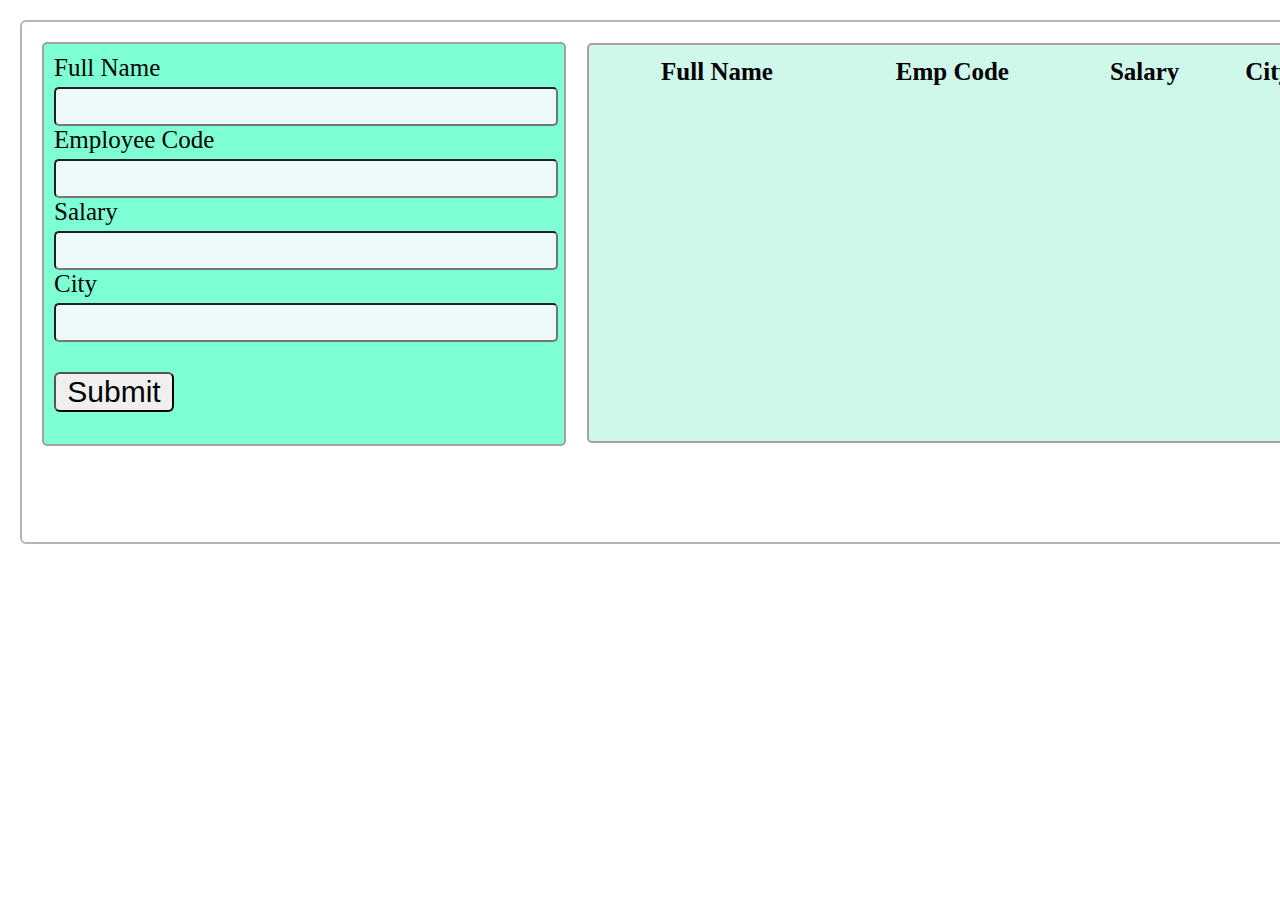
<file: Project2/index.html>
<!DOCTYPE html>
<html lang="en">

<head>
    <meta charset="UTF-8">
    <meta http-equiv="X-UA-Compatible" content="IE=edge">
    <meta name="viewport" content="width=device-width, initial-scale=1.0">
    <title>From deletion and edition</title>
    <link rel="stylesheet" href="style.css">
</head>

<body>
    <table>
        <tr class="table">
            <td class="first">
                <form onsubmit="event.preventDefault();onFormSubmit();">
                    <div>
                        <label for="">Full Name</label>
                        <input type="text" name="fullname" id="fullname">
                    </div>
                    <div>
                        <label for="">Employee Code</label>
                        <input type="text" name="empcode" id="empcode">
                    </div>
                    <div>
                        <label for="">Salary</label>
                        <input type="text" name="salary" id="salary">
                    </div>
                    <div>
                        <label for="">City</label>
                        <input type="text" name="city" id="city">
                    </div>
                    <div class="form-action-buttons">
                        <input type="submit" value="Submit" id="sub">
                    </div>
                </form>
            </td>
            <td class="second">
                <table class="list" id="emplist">
                    <thead>
                        <tr>
                            <div class="row">
                                <th>Full Name</th>
                                <th>Emp Code</th>
                                <th>Salary</th>
                                <th>City</th>
                                <th></th>
                            </div>
                        </tr>
                    </thead>
                    <tbody>

                    </tbody>
                </table>
            </td>
        </tr>
    </table>
    <script src="script.js"></script>
</body>

</html>
</file>
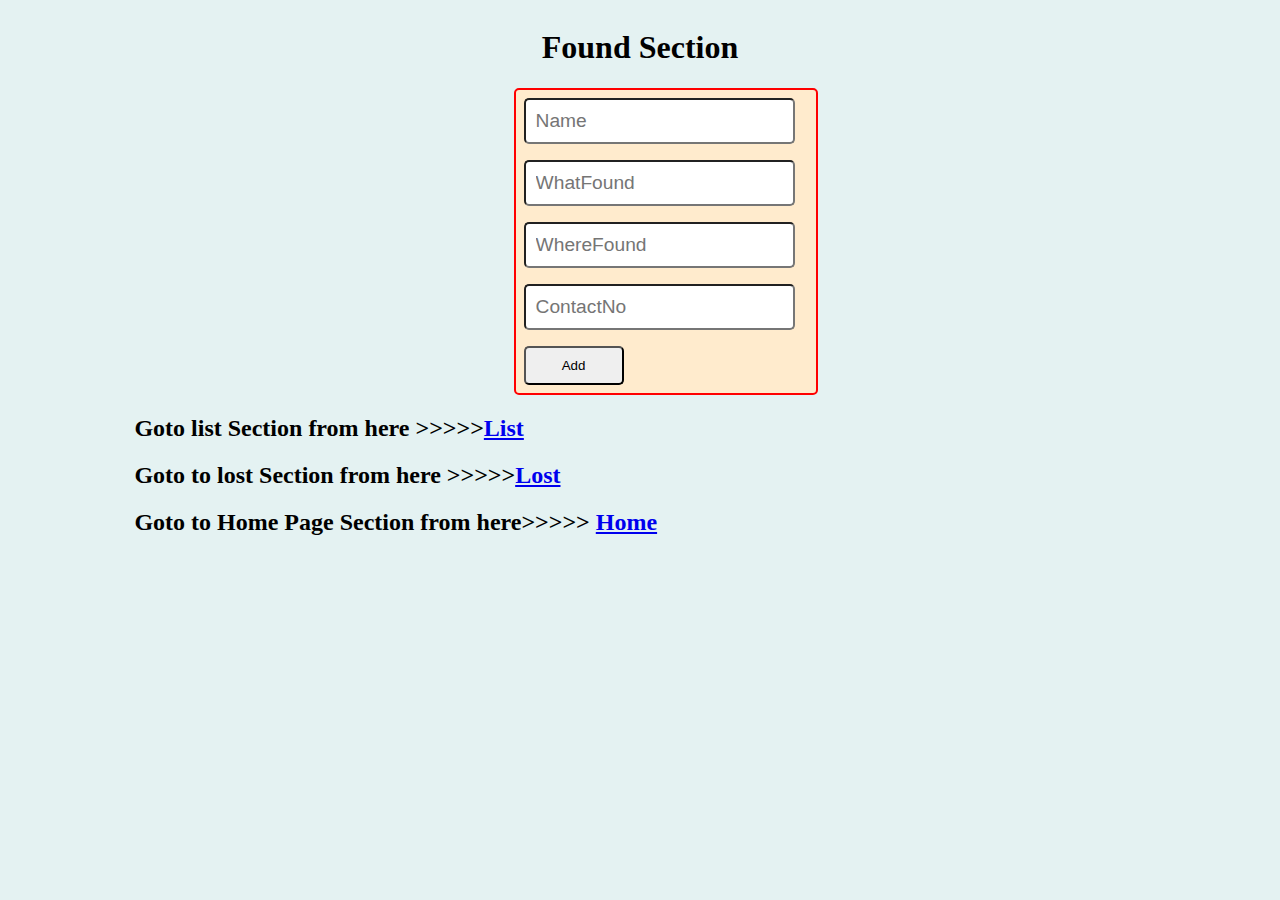
<file: Lost and Found Project/Found.html>
<!DOCTYPE html>
<html lang="en">

<head>
    <meta charset="UTF-8">
    <meta http-equiv="X-UA-Compatible" content="IE=edge">
    <meta name="viewport" content="width=device-width, initial-scale=1.0">
    <title>Found</title>
    <link rel="stylesheet" href="style.css">
</head>

<body>
    <div class="box">
        <h1>Found Section</h1>
    </div>
    <div class="form">
        <div class="con">
            <input id="name" placeholder="Name" name="nam" class="iny" type="text">
            <input id="wf" name="what" placeholder="WhatFound" class="iny" type="text">
            <input id="whf" class="iny" placeholder="WhereFound" type="text">
            <input id="Cn" class="iny" placeholder="ContactNo" type="text">
            <button class="add" id="adf" type="button">Add</button>
        </div>
    </div>

    <h2 class="anker"> Goto list Section from here >>>>><a href="List.html">List</a></h2>
    <h2 class="anker">Goto to lost Section from here >>>>><a href="Lost.html">Lost</a> </h2>
    <h2 class="anker">Goto to Home Page Section from here>>>>> <a href="Home.html">Home</a> </h2>
</body>
<script >
 let add1 = document.getElementById('adf');
add1.addEventListener("click", () => {
    console.log("Update the things");
    let name = document.getElementById('name').value;
    let wtf = document.getElementById('wf').value;
    let whf = document.getElementById('whf').value;
    let Cn = document.getElementById('Cn').value;
    if (localStorage.getItem('itemsJson') == null) {
        itemjsonArray = [];
        itemjsonArray.push([name, wtf, whf, Cn]);
        localStorage.setItem('itemsJson', JSON.stringify(itemjsonArray));
    }
    else {
        itemjsonArrayStr = localStorage.getItem('itemsJson');
        itemjsonArray = JSON.parse(itemjsonArrayStr);
        itemjsonArray.push([name, wtf, whf, Cn]);
        localStorage.setItem('itemsJson', JSON.stringify(itemjsonArray));
    }
    document.getElementById('name').value="";
    document.getElementById('wf').value="";
    document.getElementById('whf').value="";
    document.getElementById('Cn').value="";
})
</script>

</html>
</file>
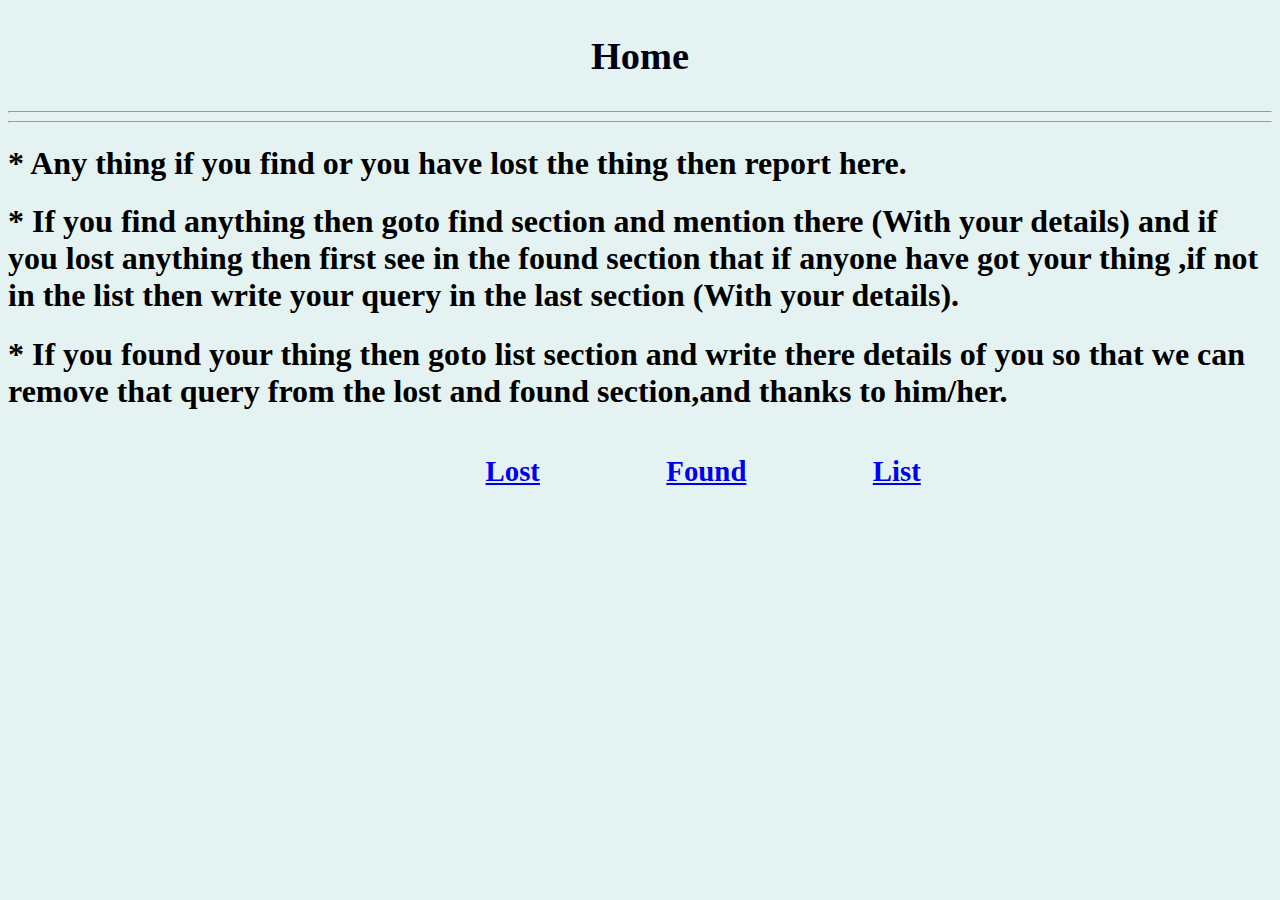
<file: Lost and Found Project/Home.html>
<!DOCTYPE html>
<html lang="en">

<head>
    <meta charset="UTF-8">
    <meta http-equiv="X-UA-Compatible" content="IE=edge">
    <meta name="viewport" content="width=device-width, initial-scale=1.0">
    <title>Lost and Found Form</title>
    <link rel="stylesheet" href="style.css">
</head>

<body>
    <div class="home"><h1>Home</h1></div>
    <hr><hr>
    <h1>* Any thing if you find or you have lost the thing then report here.</h1>
    <h1>* If you find anything then goto find section and mention there (With your details) and if you lost anything
        then  first see in the found section that if anyone have got your thing ,if not in the list then
        write your query in the last section (With your details).</h1>
    <h1>* If you found your thing then goto list section and write there details of you so that we can remove that query from the lost and found section,and 
        thanks to him/her. </h1>
    <nav class="navbar">
        <h2 class="anker"><a href="Lost.html">Lost</a></h2><br>
        <h2 class="anker"><a href="Found.html">Found</a></h2><br>
        <h2 class="anker"><a href="List.html">List</a></h2>
    </nav>
</body>
</html>
</file>
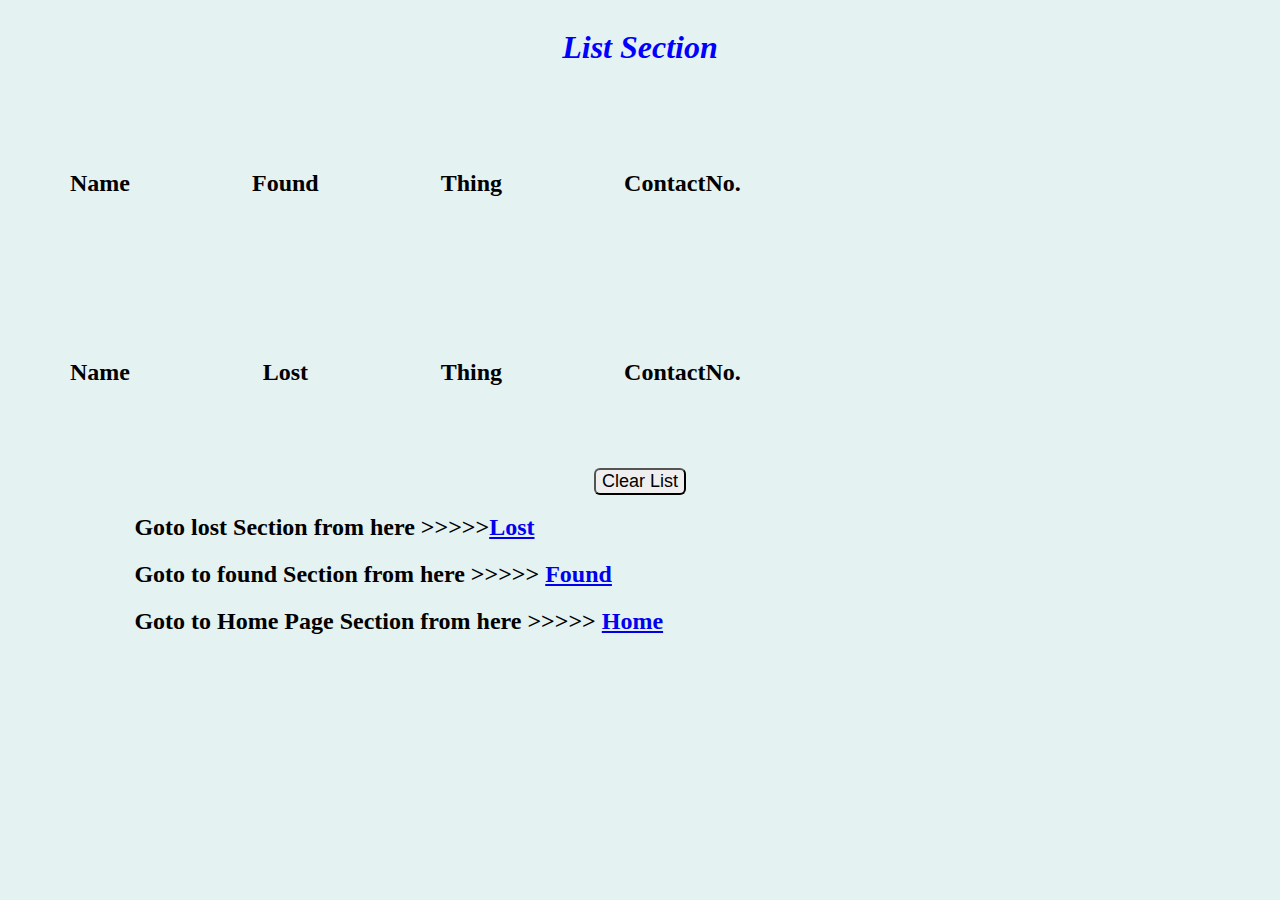
<file: Lost and Found Project/List.html>
<!DOCTYPE html>
<html lang="en">

<head>
    <meta charset="UTF-8">
    <meta http-equiv="X-UA-Compatible" content="IE=edge">
    <meta name="viewport" content="width=device-width, initial-scale=1.0">
    <link rel="stylesheet" href="style.css">
    <title>List</title>
</head>
<body>
    <div class="list">
        <h1>List Section</h1>
    </div>
    <table>
        <thead >
            <tr >
                <th class="tr">
                    <h2>Name</h2>
                </th>
                <th class="tr">
                    <h2> Found</h2>
                </th>
                <th class="tr">
                    <h2> Thing</h2>
                </th>
                <th class="tr">
                    <h2> ContactNo.</h2>
                </th>
            </tr>
        </thead>
        <tbody id="Found">
             <!-- <tr>
                     <td><input class="inyt" id="name" type="text"></td>
                    <td><input class="inyt" id="found" type="text"></td>
                    <td><input class="inyt" id="thing" type="text"></td>
                    <td><input class="inyt" id="contact" type="text"></td>
                    <td><button type="button" id="delete"></button></td>
            </tr>  -->
            </tbody >
            <thead >
                <tr >
                    <th class="tr">
                        <h2>Name</h2>
                    </th>
                    <th class="tr">
                        <h2> Lost</h2>
                    </th>
                    <th class="tr">
                        <h2> Thing</h2>
                    </th>
                    <th class="tr">
                        <h2> ContactNo.</h2>
                    </th>
                </tr>
            </thead>
            <tbody id="Lost">
            <!-- <tr>
                <td><input class="inyt" id="name" type="text" ></td>
                <td><input class="inyt" id="lost" type="text" ></td>
                <td><input class="inyt" id="thing" type="text" ></td>
                <td><input class="inyt" id="contact" type="text" ></td>
                <td><button type="button" id="delete"></button></td>
            </tr>    -->
         </tbody>
    </table>
<div class="clean"><button id="clear">Clear List</button></div>
    <h2 class="anker"> Goto lost Section from here >>>>><a href="Lost.html">Lost</a></h2>
    <h2 class="anker">Goto to found Section from here >>>>> <a href="Found.html">Found</a> </h2>
    <h2 class="anker">Goto to Home Page Section from here >>>>> <a href="Home.html">Home</a> </h2>
</body>
<script src="index.js">
</script>
</html>
</file>
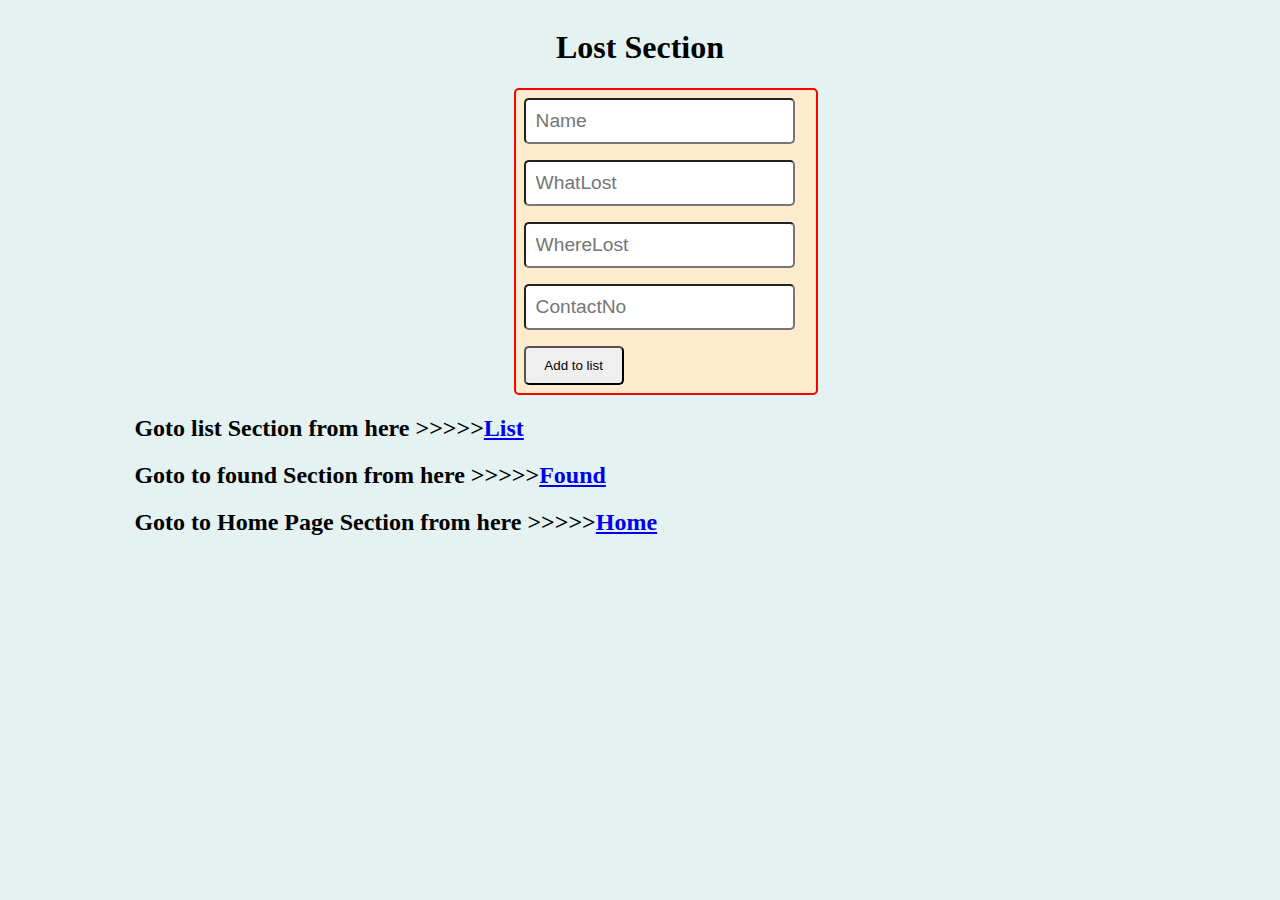
<file: Lost and Found Project/Lost.html>
<!DOCTYPE html>
<html lang="en">
<head>
    <meta charset="UTF-8">
    <meta http-equiv="X-UA-Compatible" content="IE=edge">
    <meta name="viewport" content="width=device-width, initial-scale=1.0">
    <title>Lost</title>
    <link rel="stylesheet" href="style.css">
</head>
<body>
    <div class="box"><h1>Lost Section</h1></div>
    <div class="form">
        <div class="con">
            <input id="namel" placeholder="Name" name="nam" class="iny" type="text">
            <input id="wl" name="what" placeholder="WhatLost" class="iny" type="text">
            <input id="whl" class="iny" placeholder="WhereLost" type="text">
            <input id="Cnl" class="iny" placeholder="ContactNo" type="text">
            <button class="addl" id="adl" type="button">Add to list</button>
        </div></div>
    <h2 class="anker"> Goto list Section from here >>>>><a href="List.html">List</a></h2>
    <h2 class="anker">Goto to found Section from here >>>>><a href="Found.html">Found</a> </h2>
    <h2 class="anker">Goto to Home Page Section from here >>>>><a href="Home.html">Home</a> </h2>
</body>
<script >
   let add2 = document.getElementById('adl');
add2.addEventListener("click", () => {
    console.log("Update the list");
    let namel = document.getElementById('namel').value;
    let wtl = document.getElementById('wl').value;
    let whl = document.getElementById('whl').value;
    let Cnl = document.getElementById('Cnl').value;
    if (localStorage.getItem('items') == null) {
        itemArray = [];
        itemArray.push([namel, wtl, whl, Cnl]);
        localStorage.setItem('items', JSON.stringify(itemArray));
    }
    else {
        itemArrayStr = localStorage.getItem('items');
        itemArray = JSON.parse(itemArrayStr);
        itemArray.push([namel, wtl, whl, Cnl]);
        localStorage.setItem('items', JSON.stringify(itemArray));
    }
    document.getElementById('namel').value="";
    document.getElementById('wl').value="";
    document.getElementById('whl').value="";
    document.getElementById('Cnl').value="";
})
</script>
</html>
</file>
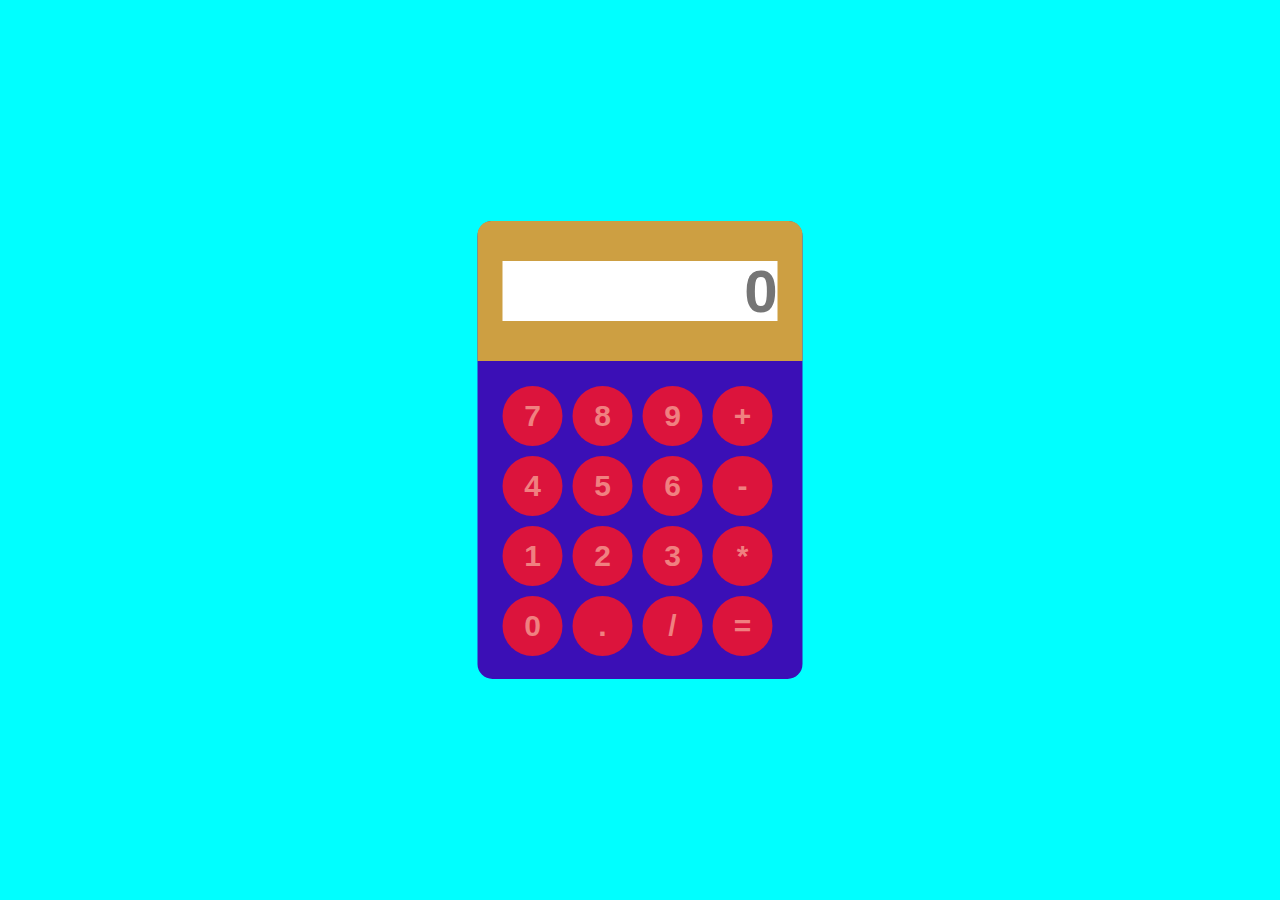
<file: Project1/calculator.html>
<!DOCTYPE html>
<html lang="en">

<head>
    <meta charset="UTF-8">
    <meta http-equiv="X-UA-Compatible" content="IE=edge">
    <meta name="viewport" content="width=device-width, initial-scale=1.0">
    <title>GUI Calculator</title>
    <link rel="stylesheet" type="text/css" href="style.css">
</head>

<body>
    <div class="container">
        <form name="form">
            <div class="display">
                <input type="text" placeholder="0" name="displayResult" />
            </div>
            <div class="buttons">
                <div class="row">
                    <input class="btn" type="button" name="b7" value="7" onclick="func(b7.value)">
                    <input class="btn" type="button" name="b8" value="8" onclick="func(b8.value)">
                    <input class="btn" type="button" name="b9" value="9" onclick="func(b9.value)">
                    <input class="btn" type="button" name="plus" value="+" onclick="func(plus.value)">
                </div>
                <div class="row">
                    <input class="btn" type="button" name="b4" value="4" onclick="func(b4.value)">
                    <input class="btn" type="button" name="b5" value="5" onclick="func(b5.value)">
                    <input class="btn" type="button" name="b6" value="6" onclick="func(b6.value)">
                    <input class="btn" type="button" name="minus" value="-" onclick="func(minus.value)">
                </div>
                <div class="row">
                    <input class="btn" type="button" name="b1" value="1" onclick="func(b1.value)">
                    <input class="btn" type="button" name="b2" value="2" onclick="func(b2.value)">
                    <input class="btn" type="button" name="b3" value="3" onclick="func(b3.value)">
                    <input class="btn" type="button" name="multiplication" value="*"
                        onclick="func(multiplication.value)">
                </div>
                <div class="row">
                    <input class="btn" type="button" name="b0" value="0" onclick="func(b0.value)">
                    <input class="btn" type="button" name="bd" value="." onclick="func(bd.value)">
                    <input class="btn" type="button" name="divv" value="/" onclick="func(divv.value)">
                    <input class="blue" type="button" value="=" onclick="displayResult.value=eval(displayResult.value)">
                </div>

            </div>
        </form>
    </div>
    <script>
        function func(result) {
            form.displayResult.value = form.displayResult.value + result;
        }
    </script>
</body>

</html>
</file>
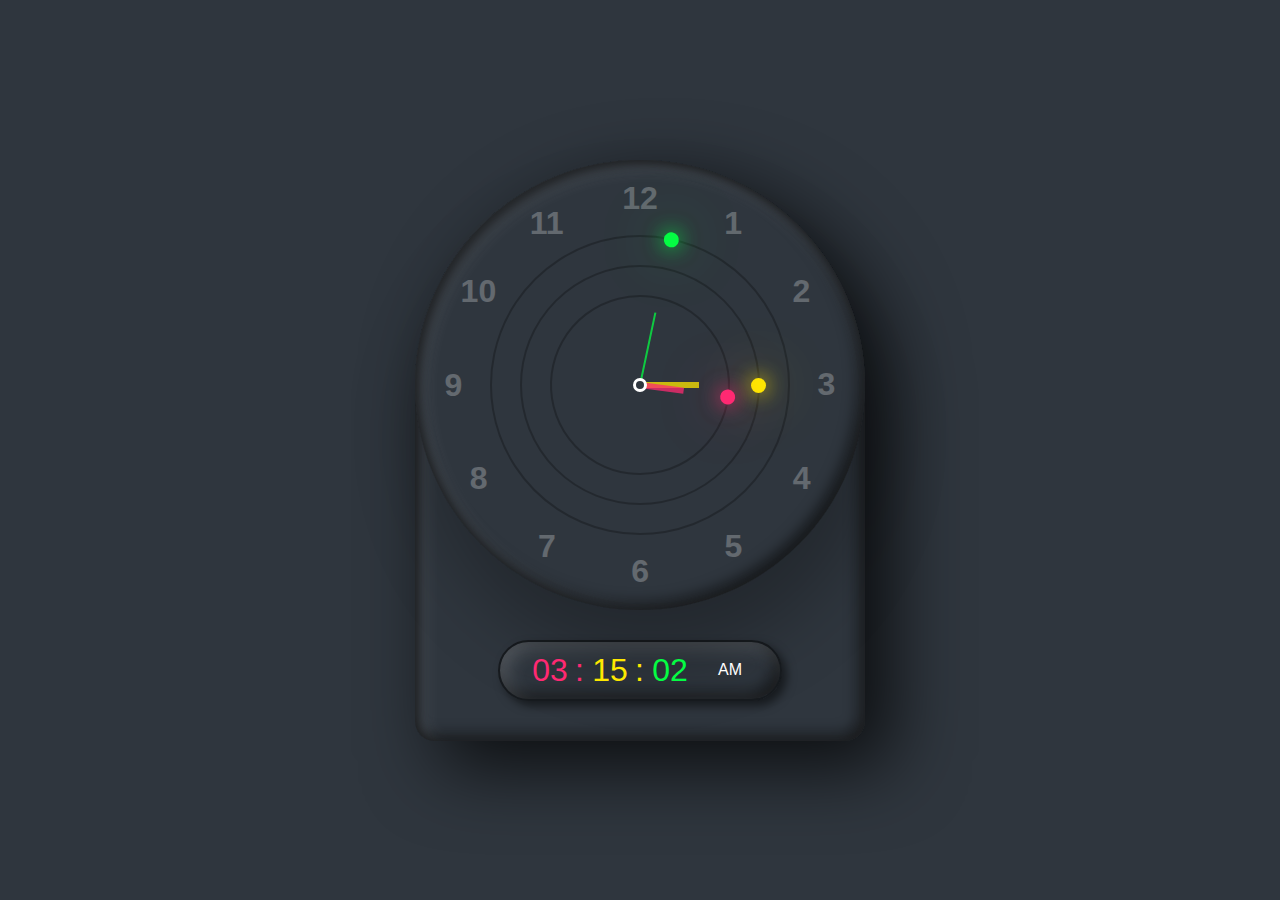
<file: Project4/Watch.html>
<!DOCTYPE html>
<html lang="en">

<head>
    <meta charset="UTF-8">
    <meta http-equiv="X-UA-Compatible" content="IE=edge">
    <meta name="viewport" content="width=device-width, initial-scale=1.0">
    <title>Clock</title>
    <link rel="stylesheet" href="style.css">
</head>

<body>
    <div class="container">
        <div class="clock">
            <div class="circle " id="sc" style="--clr:#04fc43;"><i></i></div>
            <div class="circle circle2" id="mn" style="--clr:#fee800;"><i></i></div>
            <div class="circle circle3" id="hr" style="--clr:#ff2972;"><i></i></div>
            <span style="--i:1;"><b>1<b></span>
            <span style="--i:2;"><b>2<b></span>
            <span style="--i:3;"><b>3<b></span>
            <span style="--i:4;"><b>4<b></span>
            <span style="--i:5;"><b>5<b></span>
            <span style="--i:6;"><b>6<b></span>
            <span style="--i:7;"><b>7<b></span>
            <span style="--i:8;"><b>8<b></span>
            <span style="--i:9;"><b>9<b></span>
            <span style="--i:10;"><b>10<b></span>
            <span style="--i:11;"><b>11<b></span>
            <span style="--i:12;"><b>12<b></span>
        </div>
        <!-- Digital clock -->
        <div id="time">
            <div id="hours" style="--clr:#ff2972;">00</div>
            <div id="minutes" style="--clr:#fee800;">00</div>
            <div id="seconds" style="--clr:#04fc43;">00</div>
            <div id="ampm"></div>
        </div>
    </div>
    <script>
        let hr = document.querySelector('#hr');
        let mn = document.querySelector('#mn');
        let sc = document.querySelector('#sc');
        setInterval(() => {
            let day = new Date();
            let hh = day.getHours() * 30;
            let mm = day.getMinutes() * 6;
            let ss = day.getSeconds() * 6;

            hr.style.transform = `rotateZ(${hh + (mm / 12)}deg)`;
            mn.style.transform = `rotateZ(${mm}deg)`;
            sc.style.transform = `rotateZ(${ss}deg)`;
            //Digital clock

            let hours = document.getElementById('hours');
            let minutes = document.getElementById('minutes');
            let seconds = document.getElementById('seconds');
            let ampm = document.getElementById('ampm');

            let h = new Date().getHours();
            let m = new Date().getMinutes();
            let s = new Date().getSeconds();
            let am = h >= 12 ? "PM" : "AM"
            //convert 24hr clock to 12hr clock
            if (h > 12) {
                h = h - 12;
            }
            //add zero before single digit number
            h = (h < 10) ? "0" + h : h
            m = (m < 10) ? "0" + m : m
            s = (s < 10) ? "0" + s : s
            hours.innerHTML = h;
            minutes.innerHTML = m;
            seconds.innerHTML = s;
            ampm.innerHTML=am;
        })

    </script>
</body>

</html>
</file>
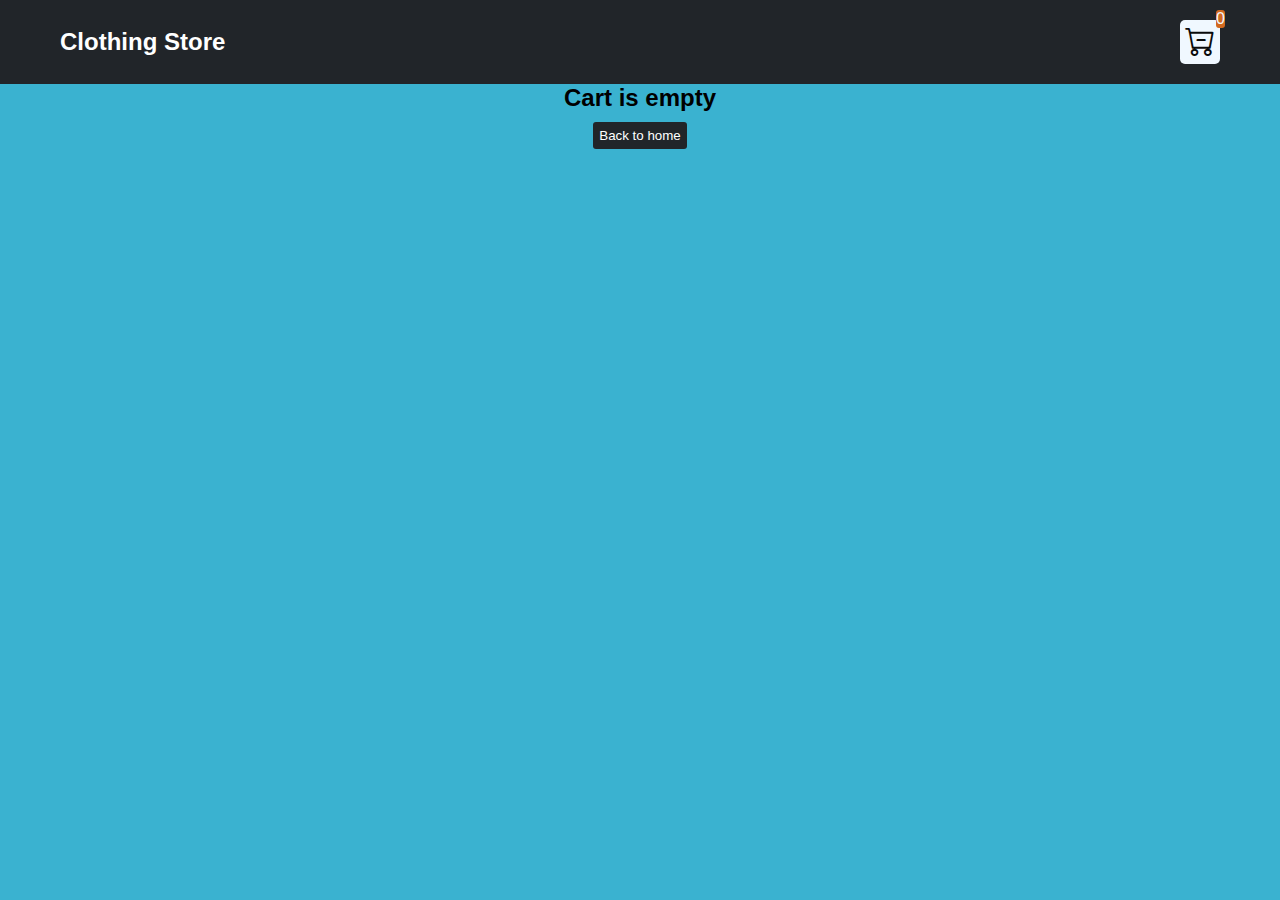
<file: Shopping cart Project/cart.html>
<!DOCTYPE html>
<html lang="en">
<head>
    <meta charset="UTF-8">
    <meta http-equiv="X-UA-Compatible" content="IE=edge">
    <meta name="viewport" content="width=device-width, initial-scale=1.0">
    <title>Shopping Cart</title>
    <link rel="stylesheet" href="style.css">
    <link rel="stylesheet"  href="https://cdn.jsdelivr.net/npm/bootstrap-icons@1.8.3/font/bootstrap-icons.css">
</head>
<body>
    <div class="navbar">
        <a href="Shopping_cart.html"><h2>Clothing Store</h2></a>
        <a href="cart.html">
         <div class="cart">
         <i class="bi bi-cart-dash"></i>
         <div id="cartAmount" class="cartAmount">0</div>
      </div>
    </a>
  </div>
  <div id="label" class="text-center"></div>
  <div class="shopping-cart" id="shopping-cart"></div>
</body>
<script src="Data.js"></script>
<script src="cart.js"></script>
</html>
</file>
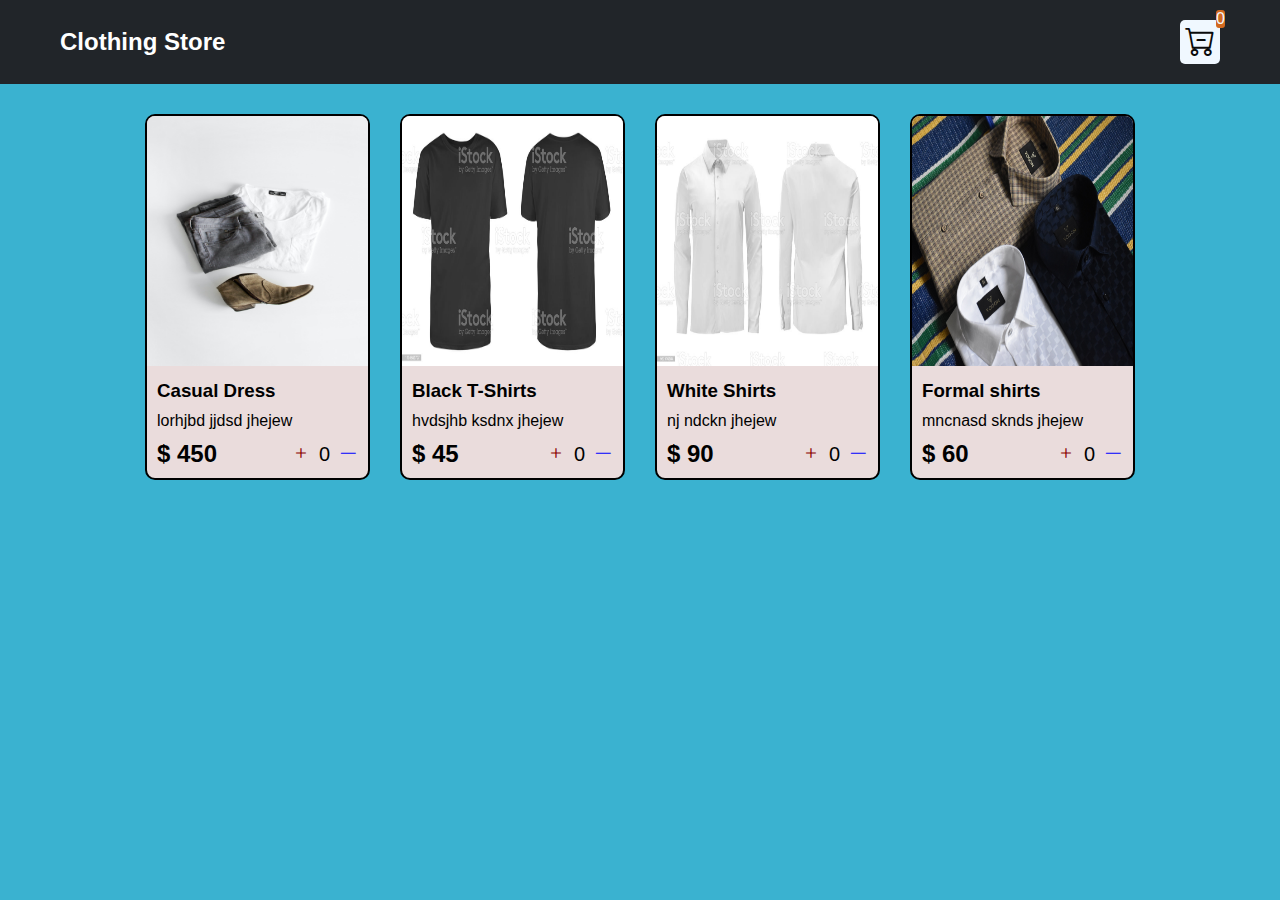
<file: Shopping cart Project/Shopping_cart.html>
<!DOCTYPE html>
<html lang="en">
<head>
    <meta charset="UTF-8">
    <meta http-equiv="X-UA-Compatible" content="IE=edge">
    <meta name="viewport" content="width=device-width, initial-scale=1.0">
    <title>Shopping Cart</title>
    <link rel="stylesheet" href="style.css">
    <link rel="stylesheet"  href="https://cdn.jsdelivr.net/npm/bootstrap-icons@1.8.3/font/bootstrap-icons.css">
</head>
<body>
    <div class="navbar">
      <a href="Shopping_cart.html"><h2>Clothing Store</h2></a>
      <a href="cart.html">
       <div class="cart">
       <i class="bi bi-cart-dash"></i>
       <div id="cartAmount" class="cartAmount">0</div>
    </div>
  </a>
</div>
<div class="shop" id="shop">
    <!-- <div class="item"> 
      <img  width="220" height="300px" src="img1.jpg"  alt="">
      <div class="details">
          <h3>Casual Dress</h3>
          <p>Lorem ipsum dolor sit amet consectetur, adipisicing elit.</p>
          <div class="price-quantity">
              <h2>$200</h2>
              <div class="button">
                <i class="bi bi-plus"></i>
                <div class="quantity">0</div>
                <i class="bi bi-dash-lg"></i>
              </div>
          </div>
      </div>
    </div> 
    <div class="item">
        <img  width="220" height="300px" src="img2.jpg"  alt="">
        <div class="details">
            <h3>Black T-Shirts</h3>
            <p>Lorem ipsum dolor sit amet consectetur, adipisicing elit.</p>
            <div class="price-quantity">
                <h2>$40</h2>
                <div class="button">
                  <i class="bi bi-plus"></i>
                  <div class="quantity">0</div>
                  <i class="bi bi-dash-lg"></i>
                </div>
            </div>
        </div>
      </div>
      <div class="item">
        <img  width="220" height="300px" src="img3.jpg"  alt="">
        <div class="details">
            <h3>White Shirts</h3>
            <p>Lorem ipsum dolor sit amet consectetur, adipisicing elit.</p>
            <div class="price-quantity">
                <h2>$70</h2>
                <div class="button">
                  <i class="bi bi-plus"></i>
                  <div class="quantity">0</div>
                  <i class="bi bi-dash-lg"></i>
                </div>
            </div>
        </div>
      </div>
      <div class="item">
        <img  width="220" height="300px" src="img4.jpg"  alt="">
        <div class="details">
            <h3>Formal Shirts</h3>
            <p>Lorem ipsum dolor sit amet consectetur, adipisicing elit.</p>
            <div class="price-quantity">
                <h2>$60</h2>
                <div class="button">
                  <i class="bi bi-plus"></i>
                  <div class="quantity">0</div>
                  <i class="bi bi-dash-lg"></i>
                </div>
            </div>
        </div>
      </div>  -->
</div>
</body>
<script src="Data.js"></script>
<script src="main.js"></script>
</html>
</file>
<file: Project2/style.css>
.table{
    padding: 10px;
    margin: 10px;
    width: 1300px;
    height: 500px;
    display: flex;
    justify-items: center;
    border: 2px solid rgb(188, 177, 177);
    border-radius: 6px;
}
.first{
    padding: 10px;
 margin: 10px;
    width: 500px;
    height: 380px;
    display: flex;
    justify-items: center;
    border: 2px solid rgb(165, 159, 159);
    font-size: 25px;
    border-radius: 5px;
    background-color: aquamarine;
}
#fullname{
    border-radius: 5px;
    width: 480px;
    margin-top: 5px;
    padding: 10px;
    background-color: rgb(237, 248, 248);
}
#city{
    border-radius: 5px;
    width: 480px;
    margin-top: 5px;
    padding: 10px;
    background-color: rgb(237, 248, 248);
}
#empcode{
    border-radius: 5px;
    width: 480px;
    margin-top: 5px;
    padding: 10px;
    background-color: rgb(237, 248, 248);
}
#salary{
    border-radius: 5px;
    width: 480px;
    margin-top: 5px;
    padding: 10px;
    background-color: rgb(237, 248, 248);
}
#sub{
    margin-top: 30px;
    width: 120px;
    height: 40px;
    font-size: larger;
    border-radius: 6px;
}
#sub:hover{
    background-color: rgb(123, 123, 130);
}
#emplist{
    padding: 10px;
    margin: 10px;
       width: 750px;
       height: 400px;
       border: 2px solid rgb(165, 159, 159);
       font-size: 25px;
       font-weight: 300;
       border-radius: 5px;
       background-color: rgb(208, 248, 234);
}
</file>
<file: Lost and Found Project/style.css>
body{
    background: fixed;
    background-color: rgb(228, 242, 242);
}
.list{
    display: flex;
    justify-content: center;
    color: blue;
    font-style: oblique;
}
.navbar{
    display: flex;
    /* display: block; */
    justify-content: center;
    font-size: larger;
    box-sizing: border-box;
    align-items: center;
    
}
.tr{
    padding: 60px;
}
.clean{
    display: flex;
    justify-content: center;  
}
#clear{
    font-size:large;
    border-radius: 6px;
}
#clear:hover{
    background-color: blue;
}
.home{
    display: flex;
    justify-content: center;
    color: rgb(1, 1, 17);
    font-size: larger;
    font-weight: bolder;
}
.anker{
    padding-left: 10%;
}
.iny{
    padding: 5px;
    margin: 5px;
    font-size: larger;
    padding: 10px;
    margin: 8px;
    border-radius:5px ;
}
.inyt{
    font-size: larger;
    padding: 5px;
    margin: 4px;
    border-radius:5px ;
}
.add,.addl{
    padding: 10px;
    margin: 8px;
    border-radius:5px ;
    width: 100px;
}
.add:hover,.addl:hover{
    background-color: brown;
}
.form{
    left: 50%;
    display: flex;
    margin-left: 40%;
    /* width: fit-content; */
    justify-content: center;
    max-width: 300px;
    border: 2px solid red;
    align-items: center;
    background-color: blanchedalmond;
    border-radius: 5px;
}

.box{
    display: flex;
    justify-content: center;
}
.bnt ,.bnt1{
    border-radius: 4px;
    font-size: larger;
}
.bnt:hover{
    background-color: brown;
}
.bnt1:hover{
    background-color: rgb(70, 18, 192);
}
</file>
<file: Project1/style.css>
html body{
    background-color: aqua;
    margin: 0;
    padding: 0;
}
.container{
    position: fixed;
    top: 50%;
    left: 50%;
    transform: translate(-50%, -50%);
    background-color: rgb(59, 15, 182);
    box-shadow: beige;
    border-radius: 15px;
    width: 325px;
    padding-bottom: 18px;
}
.display{
    width: 100%;
    height: 60px;
    padding: 40px 0;
    background: rgb(205, 159, 66);
    border-top-left-radius: 14px;
    border-top-right-radius: 14px;

}
.buttons{
    padding: 20px 20px 0 20px;
}
.row{
    width: 280px;
    float: letf;
}
.btn:hover{
    background-color: rgb(210, 210, 223);
    color:rgb(33, 23, 8);
}
input[type=button]{
    width:60px;
    height:60px;
    float:left;
    padding: 0;
    margin: 5px;
     box-sizing: border-box;
     background-color: crimson;
     border: none;
     font-size: 30px;
    line-height: 30px;
    border-radius: 50%;
   font-weight: 700;
   color: lightcoral;
   cursor: pointer;
}
input[type=text]{
width: 275px;
height: 60px;
float: left;
padding: 0;
box-sizing: border-box;
border: none;
background-color: none;
color: rgb(77, 30, 30);
text-align: right;
font-weight: 700;
font-size: 60px;
line-height: 60px;
margin: 0 25px;
}
.blue{
    background-color: rgb(52, 41, 41);
    
}
.blue:hover{
    background-color: black;
}
</file>
<file: Project4/style.css>
*{
    margin: 0;
    padding: 0;
    box-sizing: border-box;
    font-family:'Poppins',sans-serif;
}
body{
    display: flex;
    justify-content: center;
    align-items: center;
    min-height: 100vh;
    background: #2f363e;
}
.container{
position: relative;
background:  #2f363e;
/* min-height: 500px; */
border-radius: 20px;
border-top-left-radius: 225px;
border-top-right-radius: 225px;
box-shadow: 25px 25px 75px rgba(0,0,0,0.75),
/* 10px,10px,70px,rgba(0,0,0,0.25), */
inset 5px 5px 10px rgba(0,0,0,0.5),
inset 5px 5px 20px rgba(225,225,225,0.2),
inset -5px -5px 15px rgba(0,0,0,0.75);
display: flex;
justify-content: center;
align-items: center;
flex-direction: column;
}
.clock{
    position: relative;
    width: 450px;
    height: 450px;
    background:  #2f363e;
    border-radius: 50%;
    box-shadow: 10px 50px 70px rgba(0,0,0,0.25),
    inset 5px 5px 10px rgba(0,0,0,0.5),
    inset 5px 5px 20px rgba(225,225,225,0.2),
    inset -5px -5px 15px rgba(0,0,0,0.75);
    display: flex;
justify-content: center;
align-items: center;
margin-bottom: 30px;
}
.clock::before{
    content: '';
    position: absolute;
    width: 8px;
    height: 8px;
    background:  #2f363e;
    border: 3px solid white;
    border-radius: 50%;
    z-index: 100000;
}
.clock span{
   position: absolute;
   inset: 20px;
   color: white;
   text-align: center;
   transform: rotate(calc(30deg *var(--i)));
}
.clock span b{
    font-size: 2em;
    opacity: 0.25;
    font-weight: 600;
    display: inline-block;
    transform: rotate(calc(-30deg *var(--i)));
}
.circle{
    position: absolute;
    width: 300px;
    height: 300px;
    border: 2px solid rgba(0,0,0,0.25);
    border-radius: 50%;
    display: flex;
    justify-content: center;
    align-items: flex-start;
    z-index: 10;
}
.circle i{
    position: absolute;
    width: 6px;
    height: 50%;
    background:var(--clr);
    opacity: 0.75;
    transform-origin: bottom;
    transform: scaleY(0.5);
   
}
.circle:nth-child(1) i{
width: 2px;
}

.circle:nth-child(2) i{
    width: 6px;
}
.circle2{
    width: 240px;
    height: 240px;
    z-index: 9;
}
.circle3{
    width: 180px;
    height: 180px;
    z-index: 9;
}
.circle::before{
    content: '';
    position: absolute;
    top: -8.5px;
    width: 15px;
    height: 15px;
    border-radius: 50%;
    background: var(--clr);
    box-shadow:0 0 20px var(--clr),
    0 0 60px var(--clr) ;
}
/* digital clock style */
#time{
    margin-bottom: 40px;
    display: flex;
    padding: 10px 20px;
    font-size: 2em;
    border: 2px solid rgba(0,0,0,0.5);
    border-radius: 40px;
    box-shadow: 5px 5px 10px rgba(0,0,0,0.5),
    inset 5px 5px 20px rgba(255,255,255,0.2),
    inset -5px -5px 15px rgba(0,0,0,0.75);
}
#time div{
    position: relative;
    width: 60px;
    text-align: center;
    font-weight: 500;
    color: var(--clr);
}
#time div:nth-child(1)::after,
#time div:nth-child(2)::after{
    content: ':';
    position: absolute;
    right: -4px;
}
#time div:last-child{
    font-size: 0.5em;
    display: flex;
    justify-content: center;
    align-items: center;
    color: #fff;
}
#time div:nth-child(2)::after{
    animation: animate 1s steps(1) infinite;
}
@keyframes animate{
    0%
    {
        opacity: 1;
    }
    50%
    {
        opacity: 0;
    }
}
</file>
<file: Shopping cart Project/style.css>
*{
    margin: 0;;
    padding: 0;
}
body{
    font-family:sans-serif;
    background-color: rgb(58, 178, 208);
}
 /* navbar styles are here */
.navbar{
    display: flex;
    flex-direction: row;
    justify-content: space-between;
    align-items: center;
    background-color: #212529;
    color: aliceblue;
    padding: 20px 60px;
}
.cart{
    background-color: aliceblue;
    color: rgb(10, 11, 11);
    padding: 5px;
    font-size: 30px;
    border-radius: 5px;
    position: relative;
}
a{
    text-decoration: none;
    color: white;
}
i{
    cursor: pointer;
}
.cartAmount{
    position: absolute;
    top: -10px;
    right: -5px;
    font-size: 16px;
    background-color: chocolate;
    color: aliceblue;
    border-radius:3px ;
}
.shop{
    display: grid;
    padding-top: 30px;
    grid-template-columns: repeat(4,225px);
    justify-content: center;
    gap: 30px;
}
@media (max-width:1000px) {
    .shop{
        grid-template-columns: repeat(2,225px);
    }
}
@media (max-width:500px) {
    .shop{
        grid-template-columns: repeat(1,225px);
    }
}

.item{
    border: 2px solid black;
    border-radius: 10px;
    background-color: rgb(234, 220, 220);
    
}
.item img{
    width: 100%;
    border-radius: 8px 8px 0 0;
}
.details{
    display: flex;
    flex-direction: column;
    padding: 10px;
    gap: 10px;
}
.price-quantity{
display: flex;
justify-content: space-between;
align-items: center;
}
.button{
    display: flex;
    gap: 8px;
    font-size: 20px;
}
.bi-plus{
color: darkred;
}
.bi-dash-lg{
    color: blue;
}
.text-center{
    text-align: center;
    margin-bottom: 20px;
}
.Homebtn,.checkout,.removeAll{
background-color: #212529;
color: white;
border: none;
padding: 6px;
border-radius: 3px;
cursor: pointer;
margin-top: 10px;
}
.checkout{
    background-color: crimson;
}
.removeAll{
    background-color: red;
}
.bi-x-lg{
color: red;
font-weight: bold;
}

.shopping-cart{
    display: grid;
    grid-template-columns: repeat(1,320px);
    justify-content: center;
    gap: 15px;
}
.cart-item{
    border: 2px solid #212529 ;
    border-radius: 5px;
} 
.title-price-x{
    display: flex;
    align-items: center;
    justify-content: space-between;
}
.title-price{
    display: flex;
    gap: 10px;
}
.cart-item-price{
    background-color: #212529;
    color: white;
    border-radius: 4px;
    padding: 3px 6px;
}
</file>
